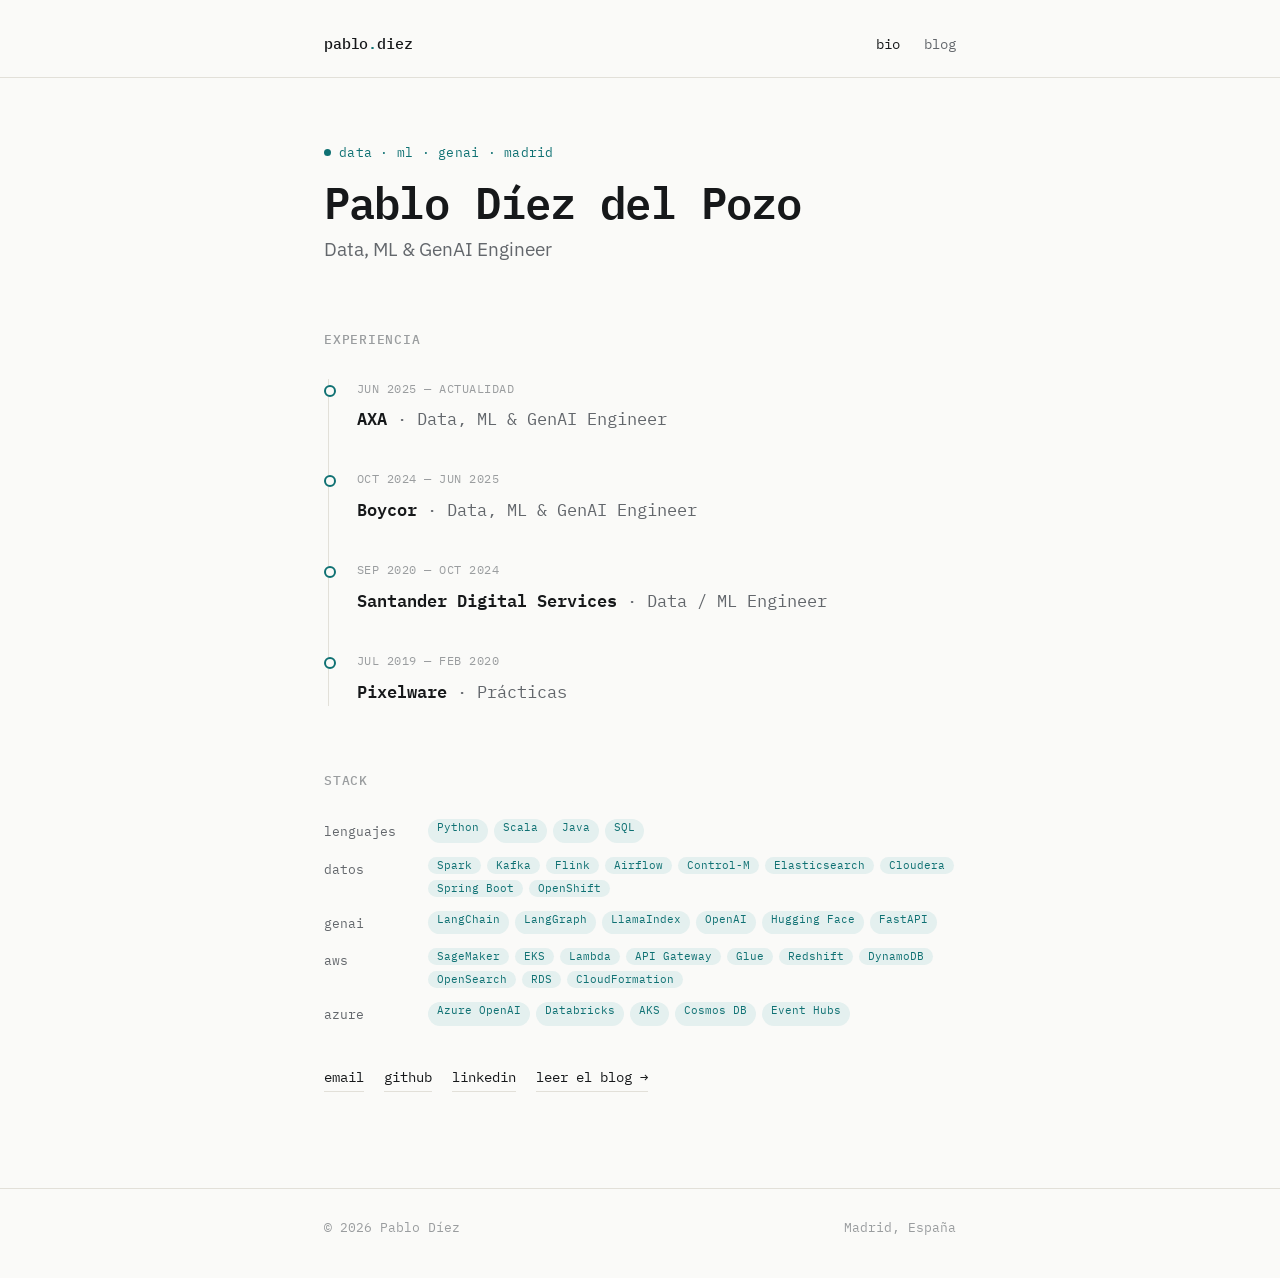
<file: index.html>
<!DOCTYPE html>
<html lang="es">
<head>
  <meta charset="UTF-8">
  <meta name="viewport" content="width=device-width, initial-scale=1.0">
  <title>Pablo Díez — ML / Data / GenAI Engineer</title>
  <meta name="description" content="Bio y blog personal de Pablo Díez, ML/Data/GenAI Engineer.">
  <link rel="preconnect" href="https://fonts.googleapis.com">
  <link href="https://fonts.googleapis.com/css2?family=IBM+Plex+Mono:wght@400;500;600&family=IBM+Plex+Sans:wght@400;500;600&display=swap" rel="stylesheet">
  <link rel="stylesheet" href="css/style.css?v=3">
</head>
<body>

  <header class="site-header">
    <div class="wrap">
      <div class="logo">pablo<span class="dot">.</span>diez</div>
      <nav>
        <a href="index.html" class="active">bio</a>
        <a href="blog.html">blog</a>
      </nav>
    </div>
  </header>

  <main>
    <div class="wrap">

      <!-- ============================================
           EDITA AQUÍ TU BIO
           - "eyebrow": la línea corta encima del nombre
           - "name": tu nombre
           - "role": tu puesto / a qué te dedicas
           - "now-block": en qué andas metido ahora mismo
           - "links-row": tus enlaces (email, github, linkedin, etc.)
           ============================================ -->

      <p class="eyebrow">data · ml · genai · madrid</p>
      <h1 class="name">Pablo Díez del Pozo</h1>
      <p class="role">Data, ML &amp; GenAI Engineer</p>

      <!-- Recuadro "ahora mismo" (oculto). Quita los comentarios para mostrarlo.
      <div class="now-block">
        <strong>ahora mismo</strong><br>
        ...
      </div>
      -->

      <!-- ============================================
           EXPERIENCIA
           Cada trabajo es un <div class="log-entry">.
           Añade uno nuevo copiando un bloque al principio de la lista.
           ============================================ -->
      <section class="home-section">
        <h2 class="section-title">experiencia</h2>
        <div class="log">
          <div class="log-entry">
            <div class="log-date">jun 2025 — actualidad</div>
            <h3 class="exp-title">AXA <span class="exp-role">· Data, ML &amp; GenAI Engineer</span></h3>
          </div>
          <div class="log-entry">
            <div class="log-date">oct 2024 — jun 2025</div>
            <h3 class="exp-title">Boycor <span class="exp-role">· Data, ML &amp; GenAI Engineer</span></h3>
          </div>
          <div class="log-entry">
            <div class="log-date">sep 2020 — oct 2024</div>
            <h3 class="exp-title">Santander Digital Services <span class="exp-role">· Data / ML Engineer</span></h3>
          </div>
          <div class="log-entry">
            <div class="log-date">jul 2019 — feb 2020</div>
            <h3 class="exp-title">Pixelware <span class="exp-role">· Prácticas</span></h3>
          </div>
        </div>
      </section>

      <!-- ============================================
           STACK TÉCNICO
           Cada tecnología es un <span class="log-tag">.
           ============================================ -->
      <section class="home-section">
        <h2 class="section-title">stack</h2>
        <dl class="stack">
          <dt>lenguajes</dt>
          <dd><span class="log-tag">Python</span><span class="log-tag">Scala</span><span class="log-tag">Java</span><span class="log-tag">SQL</span></dd>
          <dt>datos</dt>
          <dd><span class="log-tag">Spark</span><span class="log-tag">Kafka</span><span class="log-tag">Flink</span><span class="log-tag">Airflow</span><span class="log-tag">Control-M</span><span class="log-tag">Elasticsearch</span><span class="log-tag">Cloudera</span><span class="log-tag">Spring Boot</span><span class="log-tag">OpenShift</span></dd>
          <dt>genai</dt>
          <dd><span class="log-tag">LangChain</span><span class="log-tag">LangGraph</span><span class="log-tag">LlamaIndex</span><span class="log-tag">OpenAI</span><span class="log-tag">Hugging Face</span><span class="log-tag">FastAPI</span></dd>
          <dt>aws</dt>
          <dd><span class="log-tag">SageMaker</span><span class="log-tag">EKS</span><span class="log-tag">Lambda</span><span class="log-tag">API Gateway</span><span class="log-tag">Glue</span><span class="log-tag">Redshift</span><span class="log-tag">DynamoDB</span><span class="log-tag">OpenSearch</span><span class="log-tag">RDS</span><span class="log-tag">CloudFormation</span></dd>
          <dt>azure</dt>
          <dd><span class="log-tag">Azure OpenAI</span><span class="log-tag">Databricks</span><span class="log-tag">AKS</span><span class="log-tag">Cosmos DB</span><span class="log-tag">Event Hubs</span></dd>
        </dl>
      </section>

      <div class="links-row">
        <a href="mailto:pablo.diezpozo@gmail.com">email</a>
        <a href="https://github.com/DiezPablo" target="_blank" rel="noopener">github</a>
        <a href="https://linkedin.com/in/tu-usuario" target="_blank" rel="noopener">linkedin</a>
        <a href="blog.html">leer el blog →</a>
      </div>

    </div>
  </main>

  <footer class="site-footer">
    <div class="wrap">
      <span>© <span id="year"></span> Pablo Díez</span>
      <span>Madrid, España</span>
    </div>
  </footer>

  <script>
    document.getElementById('year').textContent = new Date().getFullYear();
  </script>
</body>
</html>
</file>
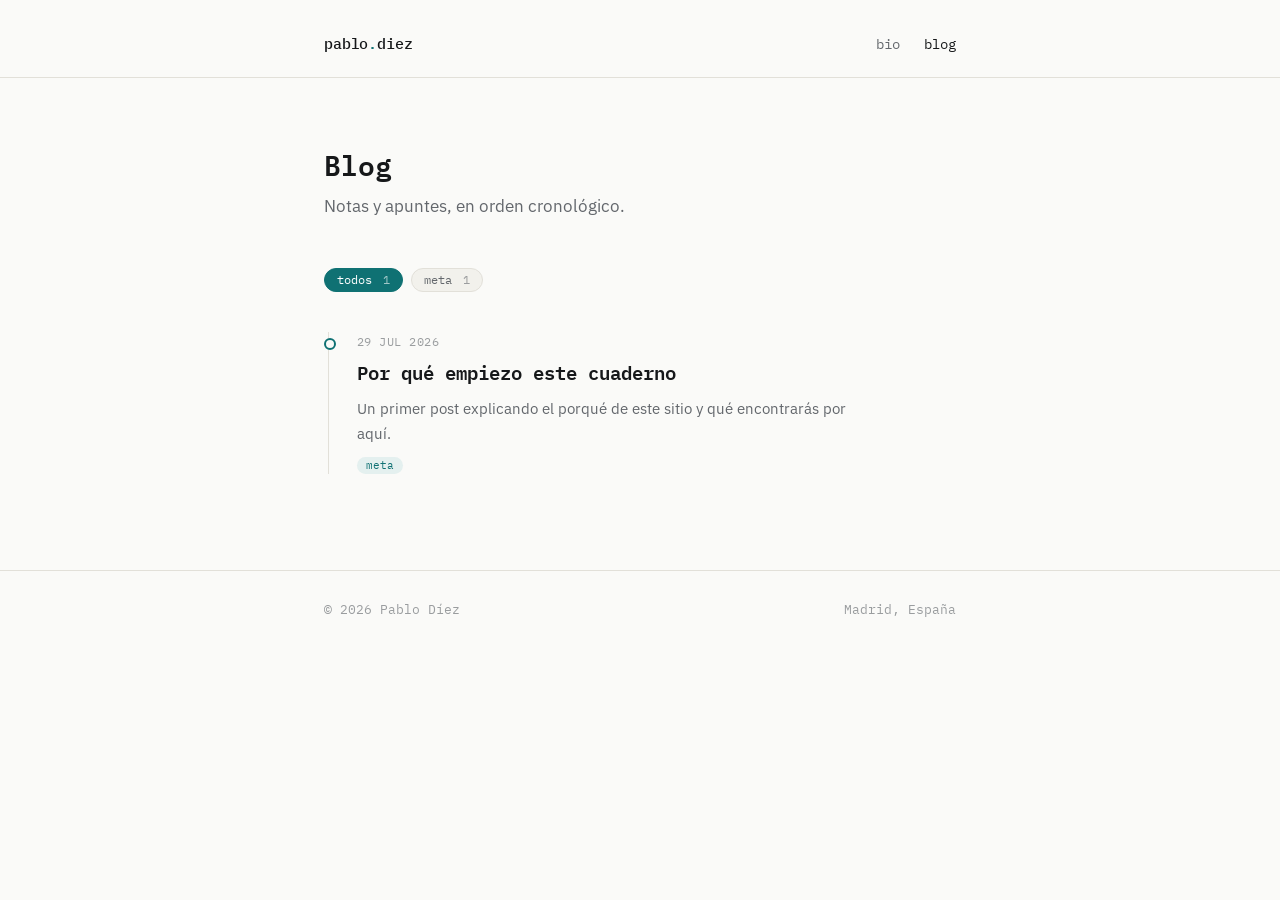
<file: blog.html>
<!DOCTYPE html>
<html lang="es">
<head>
  <meta charset="UTF-8">
  <meta name="viewport" content="width=device-width, initial-scale=1.0">
  <title>Blog — Pablo Díez</title>
  <link rel="preconnect" href="https://fonts.googleapis.com">
  <link href="https://fonts.googleapis.com/css2?family=IBM+Plex+Mono:wght@400;500;600&family=IBM+Plex+Sans:wght@400;500;600&display=swap" rel="stylesheet">
  <link rel="stylesheet" href="css/style.css?v=3">
</head>
<body>

  <header class="site-header">
    <div class="wrap">
      <div class="logo">pablo<span class="dot">.</span>diez</div>
      <nav>
        <a href="index.html">bio</a>
        <a href="blog.html" class="active">blog</a>
      </nav>
    </div>
  </header>

  <main>
    <div class="wrap">
      <h1 class="page-title">Blog</h1>
      <p class="page-subtitle">Notas y apuntes, en orden cronológico.</p>

      <div id="tag-filter" class="tag-filter"></div>

      <div id="log" class="log">
        <p class="log-loading">Cargando entradas…</p>
      </div>
    </div>
  </main>

  <footer class="site-footer">
    <div class="wrap">
      <span>© <span id="year"></span> Pablo Díez</span>
      <span>Madrid, España</span>
    </div>
  </footer>

  <script>
    document.getElementById('year').textContent = new Date().getFullYear();
  </script>
  <script src="js/render-blog.js"></script>
</body>
</html>
</file>
<file: css/style.css>
/* ============================================
   DESIGN TOKENS
   ============================================ */
:root {
  --color-bg: #FAFAF8;
  --color-bg-raised: #F2F1EC;
  --color-text: #16181A;
  --color-text-muted: #63676C;
  --color-text-faint: #9A9D9F;
  --color-accent: #0F7173;
  --color-accent-soft: #E4F0EF;
  --color-gold: #C99A44;
  --color-border: #E2E0D9;

  --font-mono: 'IBM Plex Mono', 'SFMono-Regular', Consolas, monospace;
  --font-sans: 'IBM Plex Sans', -apple-system, BlinkMacSystemFont, 'Segoe UI', sans-serif;

  --content-width: 680px;
  --wide-width: 880px;
}

/* ============================================
   RESET & BASE
   ============================================ */
* { box-sizing: border-box; }

html {
  scroll-behavior: smooth;
}

body {
  margin: 0;
  background: var(--color-bg);
  color: var(--color-text);
  font-family: var(--font-sans);
  font-size: 17px;
  line-height: 1.65;
  -webkit-font-smoothing: antialiased;
}

a {
  color: var(--color-accent);
  text-decoration: none;
}
a:hover { text-decoration: underline; }

a:focus-visible,
button:focus-visible {
  outline: 2px solid var(--color-accent);
  outline-offset: 3px;
}

@media (prefers-reduced-motion: reduce) {
  html { scroll-behavior: auto; }
  * { animation: none !important; transition: none !important; }
}

/* ============================================
   LAYOUT
   ============================================ */
.wrap {
  max-width: var(--content-width);
  margin: 0 auto;
  padding: 0 24px;
}

.site-header {
  padding: 32px 0 0;
  border-bottom: 1px solid var(--color-border);
}

.site-header .wrap {
  display: flex;
  justify-content: space-between;
  align-items: baseline;
  padding-bottom: 20px;
}

.site-header .logo {
  font-family: var(--font-mono);
  font-size: 15px;
  font-weight: 500;
  letter-spacing: -0.01em;
}

.site-header .logo .dot {
  color: var(--color-accent);
}

.site-header nav {
  display: flex;
  gap: 24px;
  font-family: var(--font-mono);
  font-size: 14px;
}

.site-header nav a {
  color: var(--color-text-muted);
}

.site-header nav a.active,
.site-header nav a:hover {
  color: var(--color-text);
}

main {
  padding: 64px 0 96px;
}

.site-footer {
  border-top: 1px solid var(--color-border);
  padding: 28px 0 40px;
}

.site-footer .wrap {
  display: flex;
  justify-content: space-between;
  align-items: center;
  font-family: var(--font-mono);
  font-size: 13px;
  color: var(--color-text-faint);
}

/* ============================================
   HOME / BIO
   ============================================ */
.eyebrow {
  font-family: var(--font-mono);
  font-size: 13px;
  color: var(--color-accent);
  text-transform: lowercase;
  letter-spacing: 0.02em;
  margin: 0 0 14px;
  display: flex;
  align-items: center;
  gap: 8px;
}

.eyebrow::before {
  content: '';
  width: 7px;
  height: 7px;
  background: var(--color-accent);
  border-radius: 50%;
  display: inline-block;
}

h1.name {
  font-family: var(--font-mono);
  font-size: clamp(32px, 5vw, 44px);
  font-weight: 600;
  letter-spacing: -0.02em;
  margin: 0 0 6px;
  line-height: 1.15;
}

.role {
  font-family: var(--font-sans);
  font-size: 19px;
  color: var(--color-text-muted);
  margin: 0 0 36px;
}

.bio-text {
  font-size: 17px;
  color: var(--color-text);
  max-width: 58ch;
}

.bio-text p { margin: 0 0 18px; }

.now-block {
  margin-top: 40px;
  padding: 18px 20px;
  background: var(--color-bg-raised);
  border-left: 2px solid var(--color-gold);
  font-family: var(--font-mono);
  font-size: 14px;
  color: var(--color-text-muted);
  line-height: 1.7;
}

.now-block strong {
  color: var(--color-text);
  font-weight: 600;
}

.links-row {
  margin-top: 40px;
  display: flex;
  gap: 20px;
  flex-wrap: wrap;
  font-family: var(--font-mono);
  font-size: 14px;
}

.links-row a {
  color: var(--color-text);
  border-bottom: 1px solid var(--color-border);
  padding-bottom: 2px;
}

.links-row a:hover {
  color: var(--color-accent);
  border-bottom-color: var(--color-accent);
  text-decoration: none;
}

.home-section {
  margin-top: 64px;
}

.section-title {
  font-family: var(--font-mono);
  font-size: 13px;
  font-weight: 500;
  color: var(--color-text-faint);
  text-transform: uppercase;
  letter-spacing: 0.06em;
  margin: 0 0 28px;
}

.exp-title {
  font-family: var(--font-mono);
  font-size: 17px;
  font-weight: 600;
  margin: 0;
}

.exp-role {
  font-weight: 400;
  color: var(--color-text-muted);
}

.stack {
  display: grid;
  grid-template-columns: 88px 1fr;
  gap: 14px 16px;
  margin: 0;
}

.stack dt {
  font-family: var(--font-mono);
  font-size: 13px;
  color: var(--color-text-muted);
  padding-top: 2px;
}

.stack dd {
  margin: 0;
  display: flex;
  flex-wrap: wrap;
  gap: 6px;
}

@media (max-width: 480px) {
  .stack { grid-template-columns: 1fr; gap: 6px; }
  .stack dd { margin-bottom: 10px; }
}

/* ============================================
   BLOG LOG (index)
   ============================================ */
.page-title {
  font-family: var(--font-mono);
  font-size: 28px;
  font-weight: 600;
  margin: 0 0 4px;
}

.page-subtitle {
  color: var(--color-text-muted);
  margin: 0 0 48px;
}

.tag-filter {
  display: flex;
  flex-wrap: wrap;
  gap: 8px;
  margin-bottom: 40px;
}

.tag-pill {
  font-family: var(--font-mono);
  font-size: 12px;
  color: var(--color-text-muted);
  background: var(--color-bg-raised);
  border: 1px solid var(--color-border);
  border-radius: 999px;
  padding: 5px 12px;
  cursor: pointer;
  line-height: 1;
}

.tag-pill:hover {
  color: var(--color-text);
  border-color: var(--color-text-faint);
}

.tag-pill.active {
  color: #fff;
  background: var(--color-accent);
  border-color: var(--color-accent);
}

.tag-pill .count {
  color: inherit;
  opacity: 0.6;
  margin-left: 4px;
}

.log-tags {
  display: flex;
  flex-wrap: wrap;
  gap: 6px;
  margin-top: 10px;
}

.log-tag {
  font-family: var(--font-mono);
  font-size: 11px;
  color: var(--color-accent);
  background: var(--color-accent-soft);
  border-radius: 999px;
  padding: 3px 9px;
  text-decoration: none;
  line-height: 1;
  white-space: nowrap;
}

.log-tag:hover {
  text-decoration: none;
  filter: brightness(0.92);
}

.post-tags {
  display: flex;
  flex-wrap: wrap;
  gap: 6px;
  margin: 0 0 32px;
}

.log {
  position: relative;
  border-left: 1px solid var(--color-border);
  padding-left: 28px;
  margin-left: 4px;
}

.log-entry {
  position: relative;
  padding-bottom: 36px;
}

.log-entry:last-child { padding-bottom: 0; }

.log-entry::before {
  content: '';
  position: absolute;
  left: -33px;
  top: 6px;
  width: 8px;
  height: 8px;
  border-radius: 50%;
  background: var(--color-bg);
  border: 2px solid var(--color-accent);
}

.log-date {
  font-family: var(--font-mono);
  font-size: 12px;
  color: var(--color-text-faint);
  text-transform: uppercase;
  letter-spacing: 0.04em;
  margin-bottom: 6px;
}

.log-title {
  font-family: var(--font-mono);
  font-size: 19px;
  font-weight: 600;
  color: var(--color-text);
  margin: 0 0 8px;
  display: block;
}

.log-title:hover {
  color: var(--color-accent);
  text-decoration: none;
}

.log-excerpt {
  color: var(--color-text-muted);
  font-size: 15px;
  margin: 0;
  max-width: 56ch;
}

.log-empty, .log-loading, .log-error {
  font-family: var(--font-mono);
  font-size: 14px;
  color: var(--color-text-faint);
  padding: 20px 0;
}

/* ============================================
   POST PAGE
   ============================================ */
.back-link {
  font-family: var(--font-mono);
  font-size: 13px;
  color: var(--color-text-muted);
  display: inline-block;
  margin-bottom: 32px;
}

.post-meta {
  font-family: var(--font-mono);
  font-size: 12px;
  color: var(--color-text-faint);
  text-transform: uppercase;
  letter-spacing: 0.04em;
  margin-bottom: 10px;
}

.post-title {
  font-family: var(--font-mono);
  font-size: clamp(26px, 4vw, 34px);
  font-weight: 600;
  line-height: 1.2;
  margin: 0 0 40px;
  letter-spacing: -0.01em;
}

.post-content {
  font-size: 17px;
  line-height: 1.75;
}

.post-content h2 {
  font-family: var(--font-mono);
  font-size: 22px;
  margin: 44px 0 16px;
}

.post-content h3 {
  font-family: var(--font-mono);
  font-size: 18px;
  margin: 32px 0 12px;
}

.post-content p { margin: 0 0 20px; }

.post-content a { border-bottom: 1px solid var(--color-accent-soft); }

.post-content code {
  font-family: var(--font-mono);
  background: var(--color-bg-raised);
  padding: 2px 6px;
  border-radius: 4px;
  font-size: 0.9em;
}

.post-content pre {
  background: var(--color-text);
  color: var(--color-bg);
  padding: 18px 20px;
  border-radius: 6px;
  overflow-x: auto;
  margin: 0 0 24px;
}

.post-content pre code {
  background: none;
  padding: 0;
  color: inherit;
}

.post-content blockquote {
  margin: 0 0 20px;
  padding-left: 18px;
  border-left: 2px solid var(--color-gold);
  color: var(--color-text-muted);
}

.post-content ul, .post-content ol {
  margin: 0 0 20px;
  padding-left: 22px;
}

.post-content li { margin-bottom: 8px; }

.post-content img {
  max-width: 100%;
  border-radius: 6px;
  margin: 8px 0 24px;
}

.post-content hr {
  border: none;
  border-top: 1px solid var(--color-border);
  margin: 40px 0;
}

/* ============================================
   RESPONSIVE
   ============================================ */
@media (max-width: 560px) {
  .site-header .wrap { flex-direction: column; align-items: flex-start; gap: 14px; }
  main { padding: 44px 0 64px; }
  .log { padding-left: 22px; }
  .log-entry::before { left: -27px; }
}
</file>
